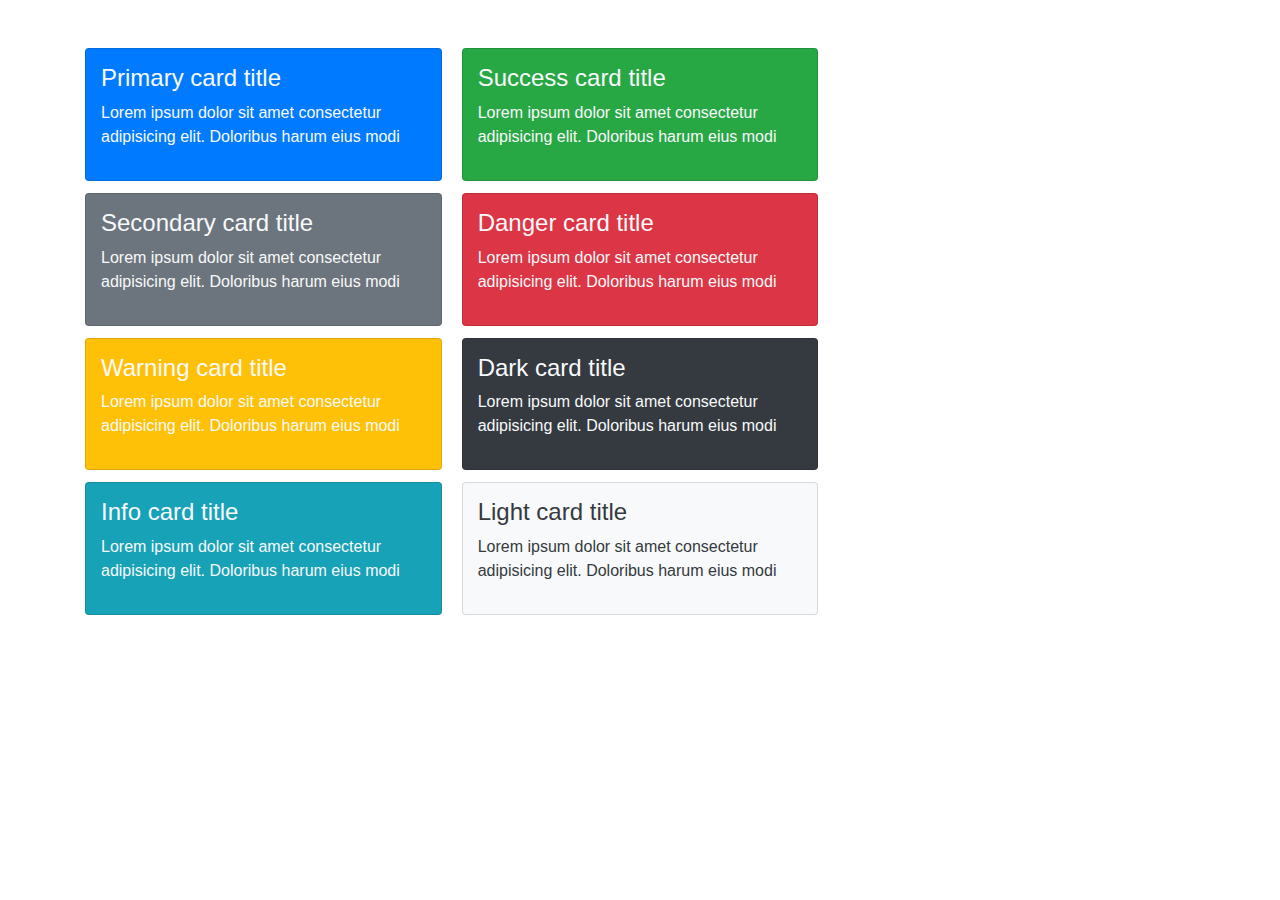
<file: index2.html>
<!DOCTYPE html>
<html lang="en">
<head>
    <meta charset="UTF-8">
    <meta name="viewport" content="width=device-width, initial-scale=1.0">
    <title>Document</title>
    <link rel="stylesheet" href="css/bootstrap.css">
    <link rel="stylesheet" href="css/main2.css">
</head>
<body>

<div class="container">
    <div class="row my-5">
        <div class="col-md-12 card-columns">
            <div class="card bg-primary text-light pddng">
                <h4>Primary card title</h4>
                <p>
                    Lorem ipsum dolor sit amet consectetur adipisicing elit. Doloribus harum eius modi
                </p>
            </div>
            <div class="card bg-secondary text-light pddng">
                <h4>Secondary card title</h4>
                <p>
                    Lorem ipsum dolor sit amet consectetur adipisicing elit. Doloribus harum eius modi
                </p>
            </div>
            <div class="card bg-success text-light pddng">
                <h4>Success card title</h4>
                <p>
                    Lorem ipsum dolor sit amet consectetur adipisicing elit. Doloribus harum eius modi
                </p>
            </div>
            <div class="card bg-danger text-light pddng">
                <h4>Danger card title</h4>
                <p>
                    Lorem ipsum dolor sit amet consectetur adipisicing elit. Doloribus harum eius modi
                </p>
            </div>
        </div>
        <div class="col-md-12 card-columns">
            <div class="card bg-warning text-light pddng">
                <h4>Warning card title</h4>
                <p>
                    Lorem ipsum dolor sit amet consectetur adipisicing elit. Doloribus harum eius modi
                </p>
            </div>
            <div class="card bg-info text-light pddng">
                <h4>Info card title</h4>
                <p>
                    Lorem ipsum dolor sit amet consectetur adipisicing elit. Doloribus harum eius modi
                </p>
            </div>
            <div class="card bg-dark text-light pddng">
                <h4>Dark card title</h4>
                <p>
                    Lorem ipsum dolor sit amet consectetur adipisicing elit. Doloribus harum eius modi
                </p>
            </div>
            <div class="card bg-light text-dark pddng">
                <h4>Light card title</h4>
                <p>
                    Lorem ipsum dolor sit amet consectetur adipisicing elit. Doloribus harum eius modi
                </p>
            </div>
        </div>
    </div>
</div>

<script src="js/jQuery.min.js"></script>
<script src="js/src/popover.js"></script>
<script src="js/bootstrap.js"></script>
</body>
</html>
</file>
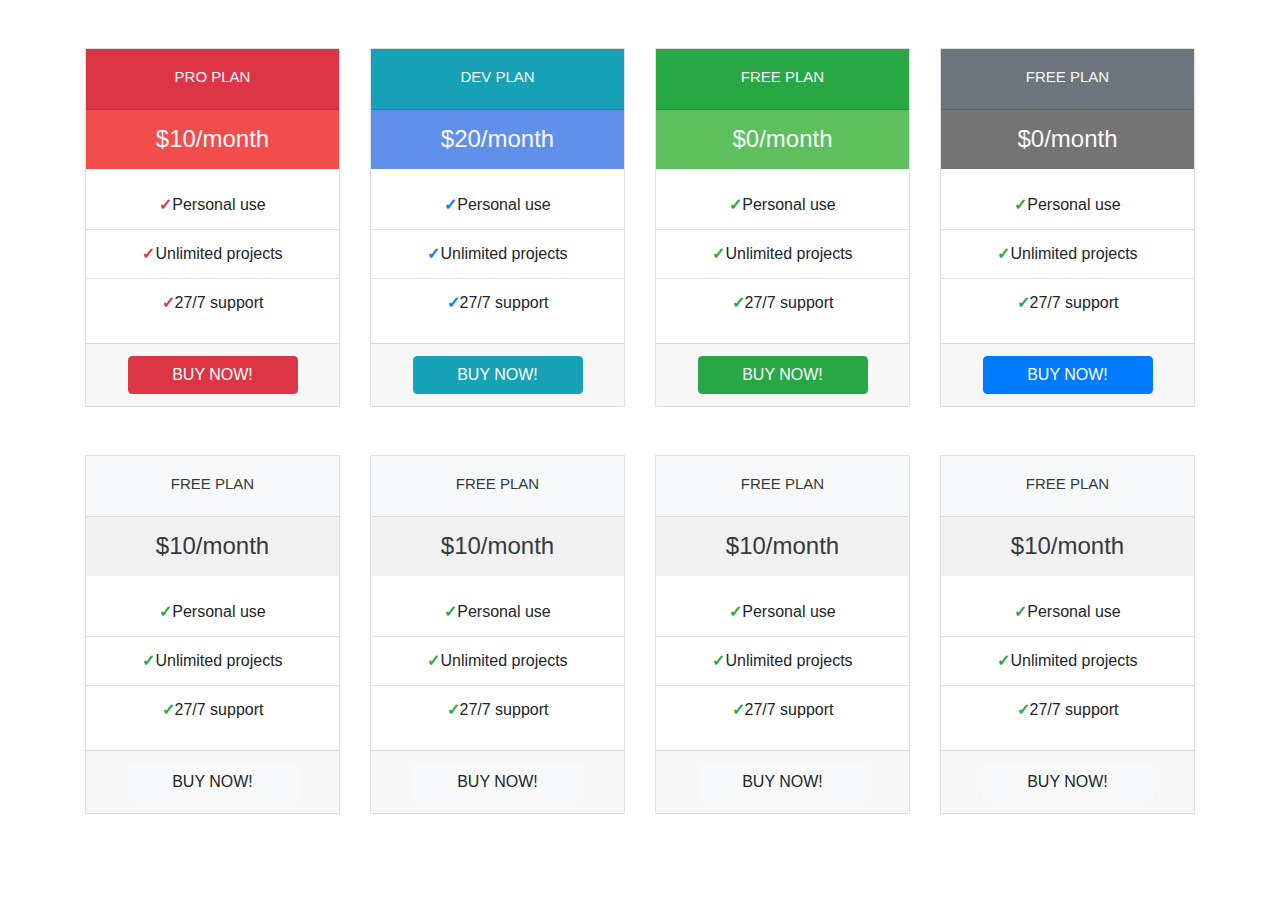
<file: index4.html>
<!DOCTYPE html>
<html lang="en">
<head>
    <meta charset="UTF-8">
    <meta name="viewport" content="width=device-width, initial-scale=1.0">
    <title>Document</title>
    <link rel="stylesheet" href="css/bootstrap.css">
    <link rel="stylesheet" href="css/main4.css">
</head>
<body>

<div class="container">
    <div class="row my-5">
        <div class="col-md-3">
            <div class="card text-center" style="border-radius: 0;">
                <div class="card-header text-light bg-danger" style="border-radius: 0;">
                    <h4 class="card-title lnhght fontnormal" style="font-size: 15px;">PRO PLAN</h4>
                </div>
                <table class="card-body table">
                    <h4 class="card-title bgdanger text-light">$10/month</h4>
                    <ul class="list-group">
                        <li class="list-group-item" style="border-radius: 0; border-left: 0; border-right: 0; border-right: 0; border-top: 0;">
                            <span><strong class="text-danger">&checkmark;</strong>Personal use</span>
                        </li>
                        <li class="list-group-item" style="border-radius: 0; border-left: 0; border-right: 0;">
                            <span><strong class="text-danger">&checkmark;</strong>Unlimited projects</span>
                        </li>
                        <li class="list-group-item" style="border-radius: 0; border-left: 0; border-right: 0; border-bottom: 0;">
                            <span><strong class="text-danger">&checkmark;</strong>27/7 support</span>
                        </li>
                    </ul>
                </table>
                <div class="card-footer">
                    <button type="button" class="btn btn-danger" style="width: 170px;">BUY NOW!</button>
                </div>
            </div>
        </div>
        <div class="col-md-3">
            <div class="card text-center" style="border-radius: 0;">
                <div class="card-header text-light bg-info" style="border-radius: 0;">
                    <h4 class="card-title lnhght fontnormal" style="font-size: 15px;">DEV PLAN</h4>
                </div>
                <table class="card-body table">
                    <h4 class="card-title bginfo text-light">$20/month</h4>
                    <ul class="list-group">
                        <li class="list-group-item" style="border-radius: 0; border-left: 0; border-right: 0; border-right: 0; border-top: 0;">
                            <span><strong class="text-primary">&checkmark;</strong>Personal use</span>
                        </li>
                        <li class="list-group-item" style="border-radius: 0; border-left: 0; border-right: 0;">
                            <span><strong class="text-primary">&checkmark;</strong>Unlimited projects</span>
                        </li>
                        <li class="list-group-item" style="border-radius: 0; border-left: 0; border-right: 0; border-bottom: 0;">
                            <span><strong class="text-primary">&checkmark;</strong>27/7 support</span>
                        </li>
                    </ul>
                </table>
                <div class="card-footer">
                    <button type="button" class="btn btn-info" style="width: 170px;">BUY NOW!</button>
                </div>
            </div>
        </div>
        <div class="col-md-3">
            <div class="card text-center" style="border-radius: 0;">
                <div class="card-header text-light bg-success" style="border-radius: 0;">
                    <h4 class="card-title lnhght fontnormal" style="font-size: 15px;">FREE PLAN</h4>
                </div>
                <table class="card-body table">
                    <h4 class="card-title bgsuccess text-light">$0/month</h4>
                    <ul class="list-group">
                        <li class="list-group-item" style="border-radius: 0; border-left: 0; border-right: 0; border-right: 0; border-top: 0;">
                            <span><strong class="text-success">&checkmark;</strong>Personal use</span>
                        </li>
                        <li class="list-group-item" style="border-radius: 0; border-left: 0; border-right: 0;">
                            <span><strong class="text-success">&checkmark;</strong>Unlimited projects</span>
                        </li>
                        <li class="list-group-item" style="border-radius: 0; border-left: 0; border-right: 0; border-bottom: 0;">
                            <span><strong class="text-success">&checkmark;</strong>27/7 support</span>
                        </li>
                    </ul>
                </table>
                <div class="card-footer">
                    <button type="button" class="btn btn-success" style="width: 170px;">BUY NOW!</button>
                </div>
            </div>
        </div>
        <div class="col-md-3">
            <div class="card text-center" style="border-radius: 0;">
                <div class="card-header text-light bg-secondary" style="border-radius: 0;">
                    <h4 class="card-title lnhght fontnormal" style="font-size: 15px;">FREE PLAN</h4>
                </div>
                <table class="card-body table">
                    <h4 class="card-title bgsecondary text-light">$0/month</h4>
                    <ul class="list-group">
                        <li class="list-group-item" style="border-radius: 0; border-left: 0; border-right: 0; border-right: 0; border-top: 0;">
                            <span><strong class="text-success">&checkmark;</strong>Personal use</span>
                        </li>
                        <li class="list-group-item" style="border-radius: 0; border-left: 0; border-right: 0;">
                            <span><strong class="text-success">&checkmark;</strong>Unlimited projects</span>
                        </li>
                        <li class="list-group-item" style="border-radius: 0; border-left: 0; border-right: 0; border-bottom: 0;">
                            <span><strong class="text-success">&checkmark;</strong>27/7 support</span>
                        </li>
                    </ul>
                </table>
                <div class="card-footer">
                    <button type="button" class="btn btn-primary" style="width: 170px;">BUY NOW!</button>
                </div>
            </div>
        </div>
    </div>
    <div class="row my-5">
        <div class="col-md-3">
            <div class="card text-center" style="border-radius: 0;">
                <div class="card-header text-dark bg-light" style="border-radius: 0;">
                    <h4 class="card-title lnhght fontnormal" style="font-size: 15px;">FREE PLAN</h4>
                </div>
                <table class="card-body table">
                    <h4 class="card-title bgsecondary2 text-dark">$10/month</h4>
                    <ul class="list-group">
                        <li class="list-group-item" style="border-radius: 0; border-left: 0; border-right: 0; border-right: 0; border-top: 0;">
                            <span><strong class="text-success">&checkmark;</strong>Personal use</span>
                        </li>
                        <li class="list-group-item" style="border-radius: 0; border-left: 0; border-right: 0;">
                            <span><strong class="text-success">&checkmark;</strong>Unlimited projects</span>
                        </li>
                        <li class="list-group-item" style="border-radius: 0; border-left: 0; border-right: 0; border-bottom: 0;">
                            <span><strong class="text-success">&checkmark;</strong>27/7 support</span>
                        </li>
                    </ul>
                </table>
                <div class="card-footer">
                    <button type="button" class="btn btn-light" style="width: 170px;">BUY NOW!</button>
                </div>
            </div>
        </div>
        <div class="col-md-3">
            <div class="card text-center" style="border-radius: 0;">
                <div class="card-header text-dark bg-light" style="border-radius: 0;">
                    <h4 class="card-title lnhght fontnormal" style="font-size: 15px;">FREE PLAN</h4>
                </div>
                <table class="card-body table">
                    <h4 class="card-title bgsecondary2 text-dark">$10/month</h4>
                    <ul class="list-group">
                        <li class="list-group-item" style="border-radius: 0; border-left: 0; border-right: 0; border-right: 0; border-top: 0;">
                            <span><strong class="text-success">&checkmark;</strong>Personal use</span>
                        </li>
                        <li class="list-group-item" style="border-radius: 0; border-left: 0; border-right: 0;">
                            <span><strong class="text-success">&checkmark;</strong>Unlimited projects</span>
                        </li>
                        <li class="list-group-item" style="border-radius: 0; border-left: 0; border-right: 0; border-bottom: 0;">
                            <span><strong class="text-success">&checkmark;</strong>27/7 support</span>
                        </li>
                    </ul>
                </table>
                <div class="card-footer">
                    <button type="button" class="btn btn-light" style="width: 170px;">BUY NOW!</button>
                </div>
            </div>
        </div>
        <div class="col-md-3">
            <div class="card text-center" style="border-radius: 0;">
                <div class="card-header text-dark bg-light" style="border-radius: 0;">
                    <h4 class="card-title lnhght fontnormal" style="font-size: 15px;">FREE PLAN</h4>
                </div>
                <table class="card-body table">
                    <h4 class="card-title bgsecondary2 text-dark">$10/month</h4>
                    <ul class="list-group">
                        <li class="list-group-item" style="border-radius: 0; border-left: 0; border-right: 0; border-right: 0; border-top: 0;">
                            <span><strong class="text-success">&checkmark;</strong>Personal use</span>
                        </li>
                        <li class="list-group-item" style="border-radius: 0; border-left: 0; border-right: 0;">
                            <span><strong class="text-success">&checkmark;</strong>Unlimited projects</span>
                        </li>
                        <li class="list-group-item" style="border-radius: 0; border-left: 0; border-right: 0; border-bottom: 0;">
                            <span><strong class="text-success">&checkmark;</strong>27/7 support</span>
                        </li>
                    </ul>
                </table>
                <div class="card-footer">
                    <button type="button" class="btn btn-light" style="width: 170px;">BUY NOW!</button>
                </div>
            </div>
        </div>
        <div class="col-md-3">
            <div class="card text-center" style="border-radius: 0;">
                <div class="card-header text-dark bg-light" style="border-radius: 0;">
                    <h4 class="card-title lnhght fontnormal" style="font-size: 15px;">FREE PLAN</h4>
                </div>
                <table class="card-body table">
                    <h4 class="card-title bgsecondary2 text-dark">$10/month</h4>
                    <ul class="list-group">
                        <li class="list-group-item" style="border-radius: 0; border-left: 0; border-right: 0; border-right: 0; border-top: 0;">
                            <span><strong class="text-success">&checkmark;</strong>Personal use</span>
                        </li>
                        <li class="list-group-item" style="border-radius: 0; border-left: 0; border-right: 0;">
                            <span><strong class="text-success">&checkmark;</strong>Unlimited projects</span>
                        </li>
                        <li class="list-group-item" style="border-radius: 0; border-left: 0; border-right: 0; border-bottom: 0;">
                            <span><strong class="text-success">&checkmark;</strong>27/7 support</span>
                        </li>
                    </ul>
                </table>
                <div class="card-footer">
                    <button type="button" class="btn btn-light" style="width: 170px;">BUY NOW!</button>
                </div>
            </div>
        </div>
    </div>
</div>

<script src="js/jQuery.min.js"></script>
<script src="js/src/popover.js"></script>
<script src="js/bootstrap.js"></script>
</body>
</html>
</file>
<file: css/main2.css>
.pddng{
    padding: 15px 15px;
}
</file>
<file: css/main4.css>
.bgdanger{
    background-color: rgb(241, 77, 77);
    padding: 15px 2px;
    box-sizing: border-box;
    
}
.bginfo{
    background-color: rgb(96, 144, 233);
    padding: 15px 2px;
    box-sizing: border-box;
    
}
.bgsuccess{
    background-color: rgb(93, 192, 92);
    padding: 15px 2px;
    box-sizing: border-box;
    
}
.bgsecondary{
    background-color: rgb(116, 116, 116);
    padding: 15px 2px;
    box-sizing: border-box;
    
}
.lnhght{
    line-height: 17px;
    padding-top: 7px;
    box-sizing: border-box;
}
.fontnormal{
    font-weight: normal;
}
.bgsecondary2{
    background-color: #f1f1f1;
    padding: 15px 2px;
    box-sizing: border-box;
    
}
</file>
